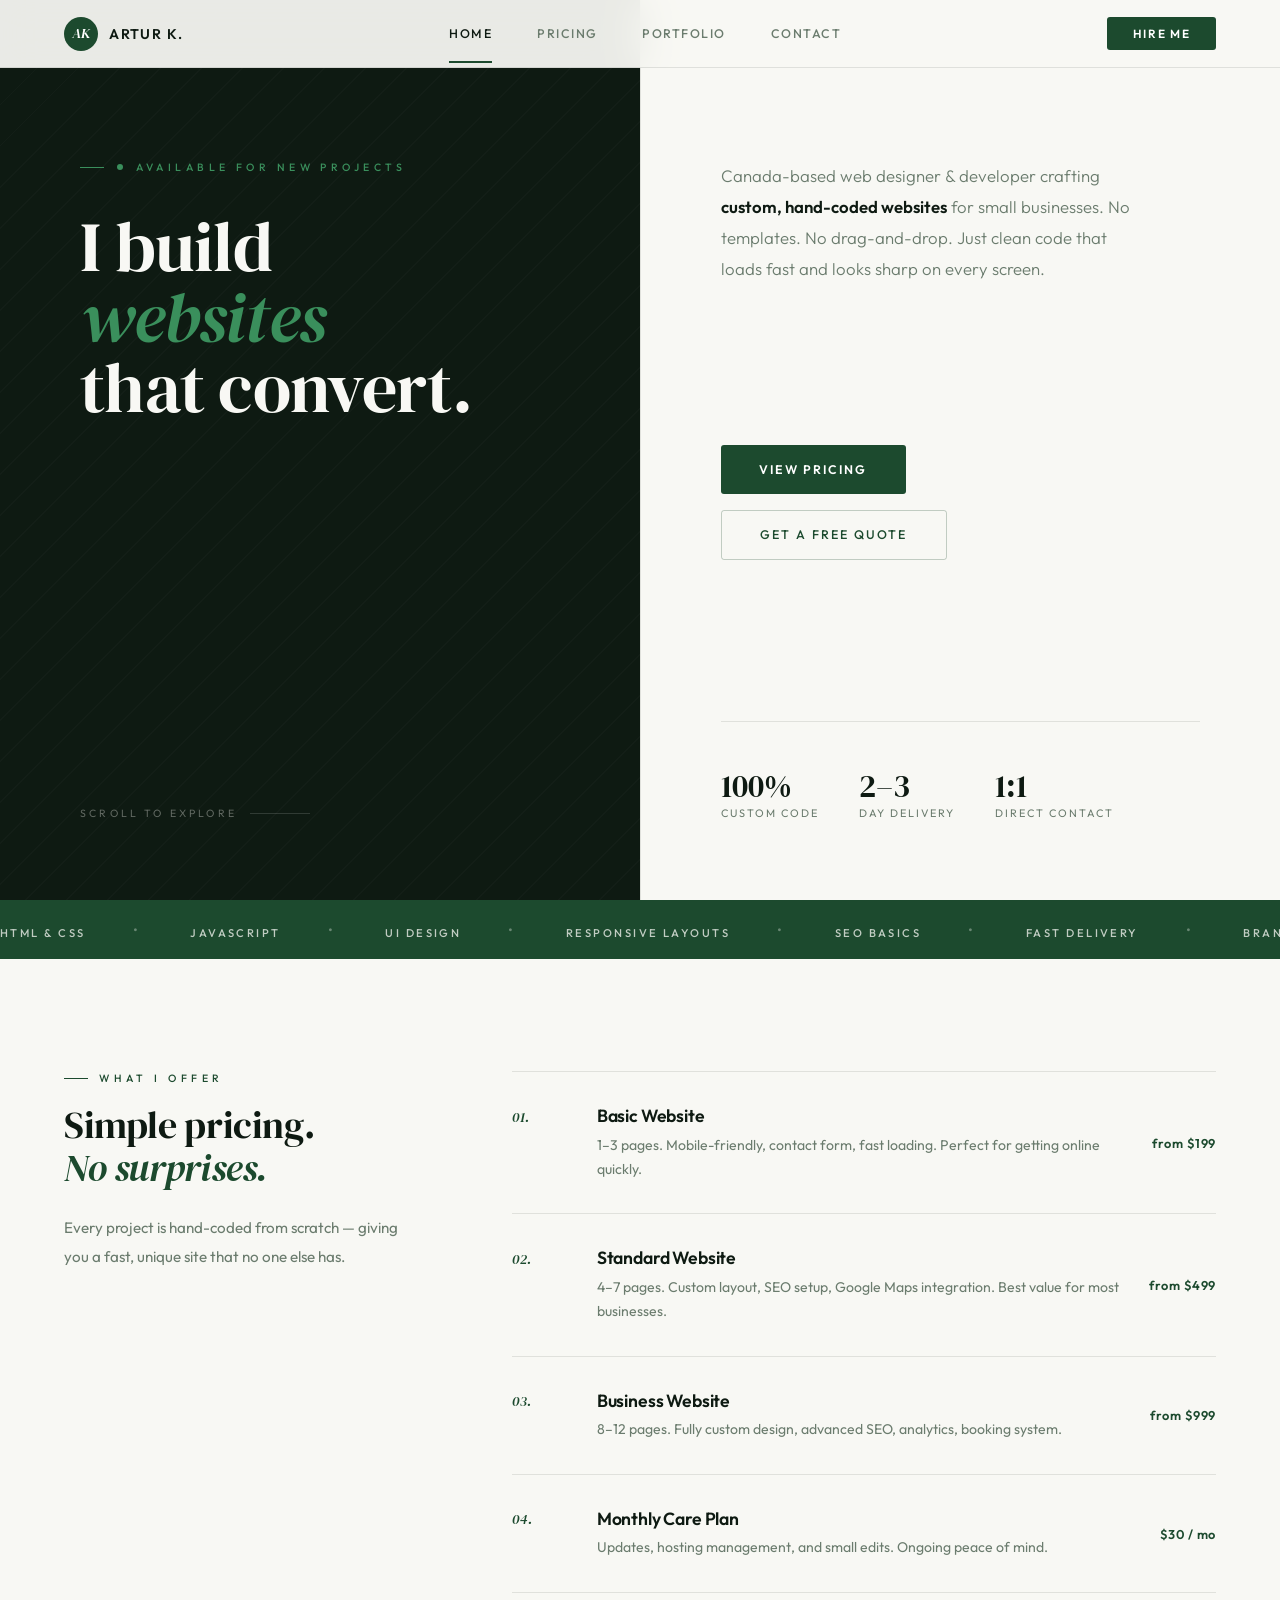
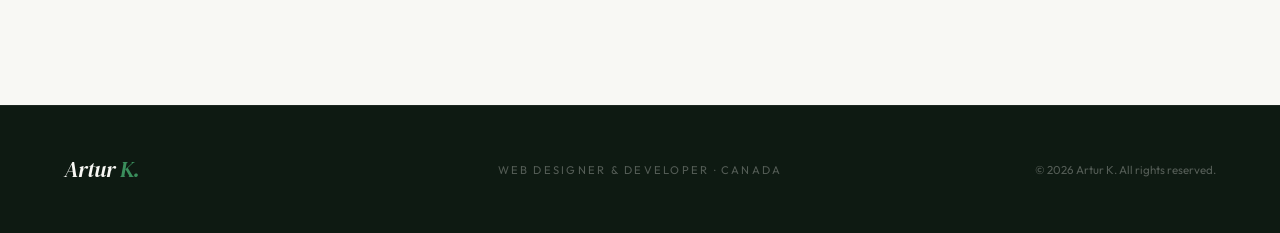
<file: index.html>
<!DOCTYPE html>
<html lang="en">
<head>
<meta charset="UTF-8">
<meta name="viewport" content="width=device-width, initial-scale=1.0">
<title>Artur K — Web Designer & Developer | Toronto, Canada</title>
<meta name="description" content="Artur K (Artur Kadykov) is a Toronto-based web designer and developer building custom hand-coded websites for small businesses across Canada. Starting from $199 CAD. Fast delivery, no templates, no Wix.">
<meta name="author" content="Artur Kadykov">
<meta name="keywords" content="Artur K, Artur Kad, Artur Kadykov, Artur Kadykovr, arturkadykov, artur k web designer, artur k developer, web designer Toronto, web developer Toronto, web designer Canada, web developer Canada, small business website Toronto, small business website Canada, custom website design Toronto, affordable web design Toronto, affordable web design Canada, hand coded website, cheap website Canada, cheap web design Toronto, freelance web designer Toronto, freelance web developer Canada, website from scratch, fast website delivery, mobile friendly website Canada, HTML CSS developer Toronto, JavaScript developer Toronto, local business website, restaurant website Toronto, contractor website Toronto, SEO web design Canada, professional website Canada">
<link rel="canonical" href="https://arturkadykov.com/">
<meta property="og:title" content="Artur K (Artur Kadykov) — Web Designer & Developer | Toronto, Canada">
<meta property="og:description" content="Custom hand-coded websites for small businesses. Modern, fast, and mobile-friendly. Starting from $199 CAD. Based in Toronto, serving all of Canada.">
<meta property="og:type" content="website">
<meta property="og:url" content="https://arturkadykov.com/">
<meta name="robots" content="index, follow">
<meta name="geo.region" content="CA-ON">
<meta name="geo.placename" content="Toronto, Ontario, Canada">
<script type="application/ld+json">
[
  {
    "@context": "https://schema.org",
    "@type": "WebSite",
    "name": "Artur K — Web Designer & Developer",
    "url": "https://arturkadykov.com",
    "description": "Custom hand-coded websites for small businesses in Canada. Starting from $199 CAD.",
    "inLanguage": "en-CA"
  },
  {
    "@context": "https://schema.org",
    "@type": "ProfessionalService",
    "name": "Artur K — Web Design",
    "alternateName": ["Artur Kadykov", "Artur Kad", "Artur K", "Artur Kadykovr", "arturkadykov"],
    "description": "Custom hand-coded websites for small businesses in Canada",
    "address": { "@type": "PostalAddress", "addressRegion": "ON", "addressCountry": "CA", "addressLocality": "Toronto" },
    "telephone": "+14168298653",
    "email": "arturkadykovr@gmail.com",
    "priceRange": "$199–$999 CAD",
    "url": "https://arturkadykov.com",
    "founder": {
      "@type": "Person",
      "name": "Artur Kadykov",
      "alternateName": ["Artur K", "Artur Kad", "Artur Kadykovr"],
      "jobTitle": "Web Designer & Developer",
      "email": "arturkadykovr@gmail.com",
      "telephone": "+14168298653",
      "address": { "@type": "PostalAddress", "addressLocality": "Toronto", "addressRegion": "ON", "addressCountry": "CA" },
      "url": "https://arturkadykov.com",
      "knowsAbout": ["Web Design", "Web Development", "HTML", "CSS", "JavaScript", "SEO", "UI Design", "Responsive Design"]
    },
    "sameAs": [],
    "areaServed": { "@type": "Country", "name": "Canada" },
    "hasOfferCatalog": {
      "@type": "OfferCatalog",
      "name": "Web Design Services",
      "itemListElement": [
        { "@type": "Offer", "name": "Basic Website", "price": "199", "priceCurrency": "CAD" },
        { "@type": "Offer", "name": "Standard Website", "price": "499", "priceCurrency": "CAD" },
        { "@type": "Offer", "name": "Business Website", "price": "999", "priceCurrency": "CAD" }
      ]
    }
  },
  {
    "@context": "https://schema.org",
    "@type": "ItemList",
    "name": "Site Navigation",
    "itemListElement": [
      {
        "@type": "SiteLinksSearchBox",
        "potentialAction": {
          "@type": "SearchAction",
          "target": "https://arturkadykov.com/?s={search_term_string}",
          "query-input": "required name=search_term_string"
        }
      }
    ]
  },
  {
    "@context": "https://schema.org",
    "@type": "BreadcrumbList",
    "itemListElement": [
      { "@type": "ListItem", "position": 1, "name": "Home",      "item": "https://arturkadykov.com/" },
      { "@type": "ListItem", "position": 2, "name": "Pricing",   "item": "https://arturkadykov.com/pricing.html" },
      { "@type": "ListItem", "position": 3, "name": "Portfolio", "item": "https://arturkadykov.com/portfolio.html" },
      { "@type": "ListItem", "position": 4, "name": "Contact",   "item": "https://arturkadykov.com/contact.html" }
    ]
  }
]
</script>
<link href="https://fonts.googleapis.com/css2?family=DM+Serif+Display:ital@0;1&family=Outfit:wght@300;400;500;600;700&display=swap" rel="stylesheet">
<link rel="stylesheet" href="styles.css">
<link rel="icon" type="image/jpeg" href="artur.jpg">
</head>
<body>


<nav>
  <a href="index.html" class="nav-logo">
    <div class="nav-logo-mark">AK</div>
    <span class="nav-logo-name">Artur K.</span>
  </a>
  <ul class="nav-links">
    <li><a href="index.html" class="active">Home</a></li>
    <li><a href="pricing.html">Pricing</a></li>
    <li><a href="portfolio.html">Portfolio</a></li>
    <li><a href="contact.html">Contact</a></li>
  </ul>
  <a href="contact.html" class="nav-hire">Hire Me</a>

  <button class="nav-hamburger" id="navHamburger" aria-label="Toggle menu"><span></span><span></span><span></span></button>
</nav>
<div class="mobile-nav-drawer" id="mobileNavDrawer">
  <ul class="mobile-nav-list">
    <li><a href="index.html" class="active">Home</a></li>
    <li><a href="pricing.html">Pricing</a></li>
    <li><a href="portfolio.html">Portfolio</a></li>
    <li><a href="contact.html">Contact</a></li>
  </ul>
  <a href="contact.html" class="mobile-nav-hire">Hire Me</a>
</div>

<section class="hero">
  <div class="hero-left">
    <div class="hero-left-content">
      <div class="hero-eyebrow"><div class="dot-pulse"></div> Available for new projects</div>
      <h1 class="hero-title">
        <span class="line"><span>I build</span></span>
        <span class="line"><span><em>websites</em></span></span>
        <span class="line"><span>that convert.</span></span>
      </h1>
    </div>
    <div class="hero-left-footer">
      <div class="hero-scroll">Scroll to explore</div>
    </div>
  </div>

  <div class="hero-right">
    <div>
      <p class="hero-desc">
        Canada-based web designer &amp; developer crafting <strong>custom, hand-coded websites</strong> for small businesses. No templates. No drag-and-drop. Just clean code that loads fast and looks sharp on every screen.
      </p>
    </div>
    <div class="hero-actions">
      <a href="pricing.html" class="btn-primary">View Pricing</a>
      <a href="contact.html" class="btn-ghost">Get a Free Quote</a>
    </div>
    <div class="hero-stats">
      <div class="h-stat">
        <span class="h-stat-n">100%</span>
        <span class="h-stat-l">Custom code</span>
      </div>
      <div class="h-stat">
        <span class="h-stat-n">2–3</span>
        <span class="h-stat-l">Day delivery</span>
      </div>
      <div class="h-stat">
        <span class="h-stat-n">1:1</span>
        <span class="h-stat-l">Direct contact</span>
      </div>
    </div>
  </div>
</section>

<div class="skills-strip">
  <div class="skills-track" aria-hidden="true">
    <span class="skill-tag">HTML &amp; CSS</span>
    <span class="skill-tag">JavaScript</span>
    <span class="skill-tag">UI Design</span>
    <span class="skill-tag">Responsive Layouts</span>
    <span class="skill-tag">SEO Basics</span>
    <span class="skill-tag">Fast Delivery</span>
    <span class="skill-tag">Branding</span>
    <span class="skill-tag">Hand-Coded</span>
    <span class="skill-tag">HTML &amp; CSS</span>
    <span class="skill-tag">JavaScript</span>
    <span class="skill-tag">UI Design</span>
    <span class="skill-tag">Responsive Layouts</span>
    <span class="skill-tag">SEO Basics</span>
    <span class="skill-tag">Fast Delivery</span>
    <span class="skill-tag">Branding</span>
    <span class="skill-tag">Hand-Coded</span>
  </div>
</div>

<section class="services">
  <div class="services-left">
    <span class="label">What I Offer</span>
    <h2>Simple pricing.<br><em>No surprises.</em></h2>
    <p>Every project is hand-coded from scratch — giving you a fast, unique site that no one else has.</p>
  </div>
  <div class="services-right">
    <div class="service-item reveal">
      <span class="service-num">01.</span>
      <div class="service-body">
        <h3>Basic Website</h3>
        <p>1–3 pages. Mobile-friendly, contact form, fast loading. Perfect for getting online quickly.</p>
      </div>
      <span class="service-price">from $199</span>
    </div>
    <div class="service-item reveal">
      <span class="service-num">02.</span>
      <div class="service-body">
        <h3>Standard Website</h3>
        <p>4–7 pages. Custom layout, SEO setup, Google Maps integration. Best value for most businesses.</p>
      </div>
      <span class="service-price">from $499</span>
    </div>
    <div class="service-item reveal">
      <span class="service-num">03.</span>
      <div class="service-body">
        <h3>Business Website</h3>
        <p>8–12 pages. Fully custom design, advanced SEO, analytics, booking system.</p>
      </div>
      <span class="service-price">from $999</span>
    </div>
    <div class="service-item reveal">
      <span class="service-num">04.</span>
      <div class="service-body">
        <h3>Monthly Care Plan</h3>
        <p>Updates, hosting management, and small edits. Ongoing peace of mind.</p>
      </div>
      <span class="service-price">$30 / mo</span>
    </div>
  </div>
</section>

<footer>
  <div class="footer-logo">Artur <span>K.</span></div>
  <div class="footer-mid">Web Designer &amp; Developer · Canada</div>
  <div class="footer-right">© 2026 Artur K. All rights reserved.</div>
</footer>

<script>
  // Scroll reveal
  const obs = new IntersectionObserver(entries => {
    entries.forEach((e, i) => {
      if (e.isIntersecting) {
        setTimeout(() => e.target.classList.add('in-view'), i * 80);
        obs.unobserve(e.target);
      }
    });
  }, { threshold: 0.1 });
  document.querySelectorAll('.reveal').forEach(el => obs.observe(el));
</script>

<script>
  // Hamburger menu
  const hamburger = document.getElementById('navHamburger');
  const drawer = document.getElementById('mobileNavDrawer');
  if (hamburger && drawer) {
    hamburger.addEventListener('click', () => {
      const open = drawer.classList.toggle('open');
      hamburger.classList.toggle('open', open);
    });
    drawer.querySelectorAll('a').forEach(a => {
      a.addEventListener('click', () => {
        drawer.classList.remove('open');
        hamburger.classList.remove('open');
      });
    });
  }
</script>

</body>
</html>
</file>
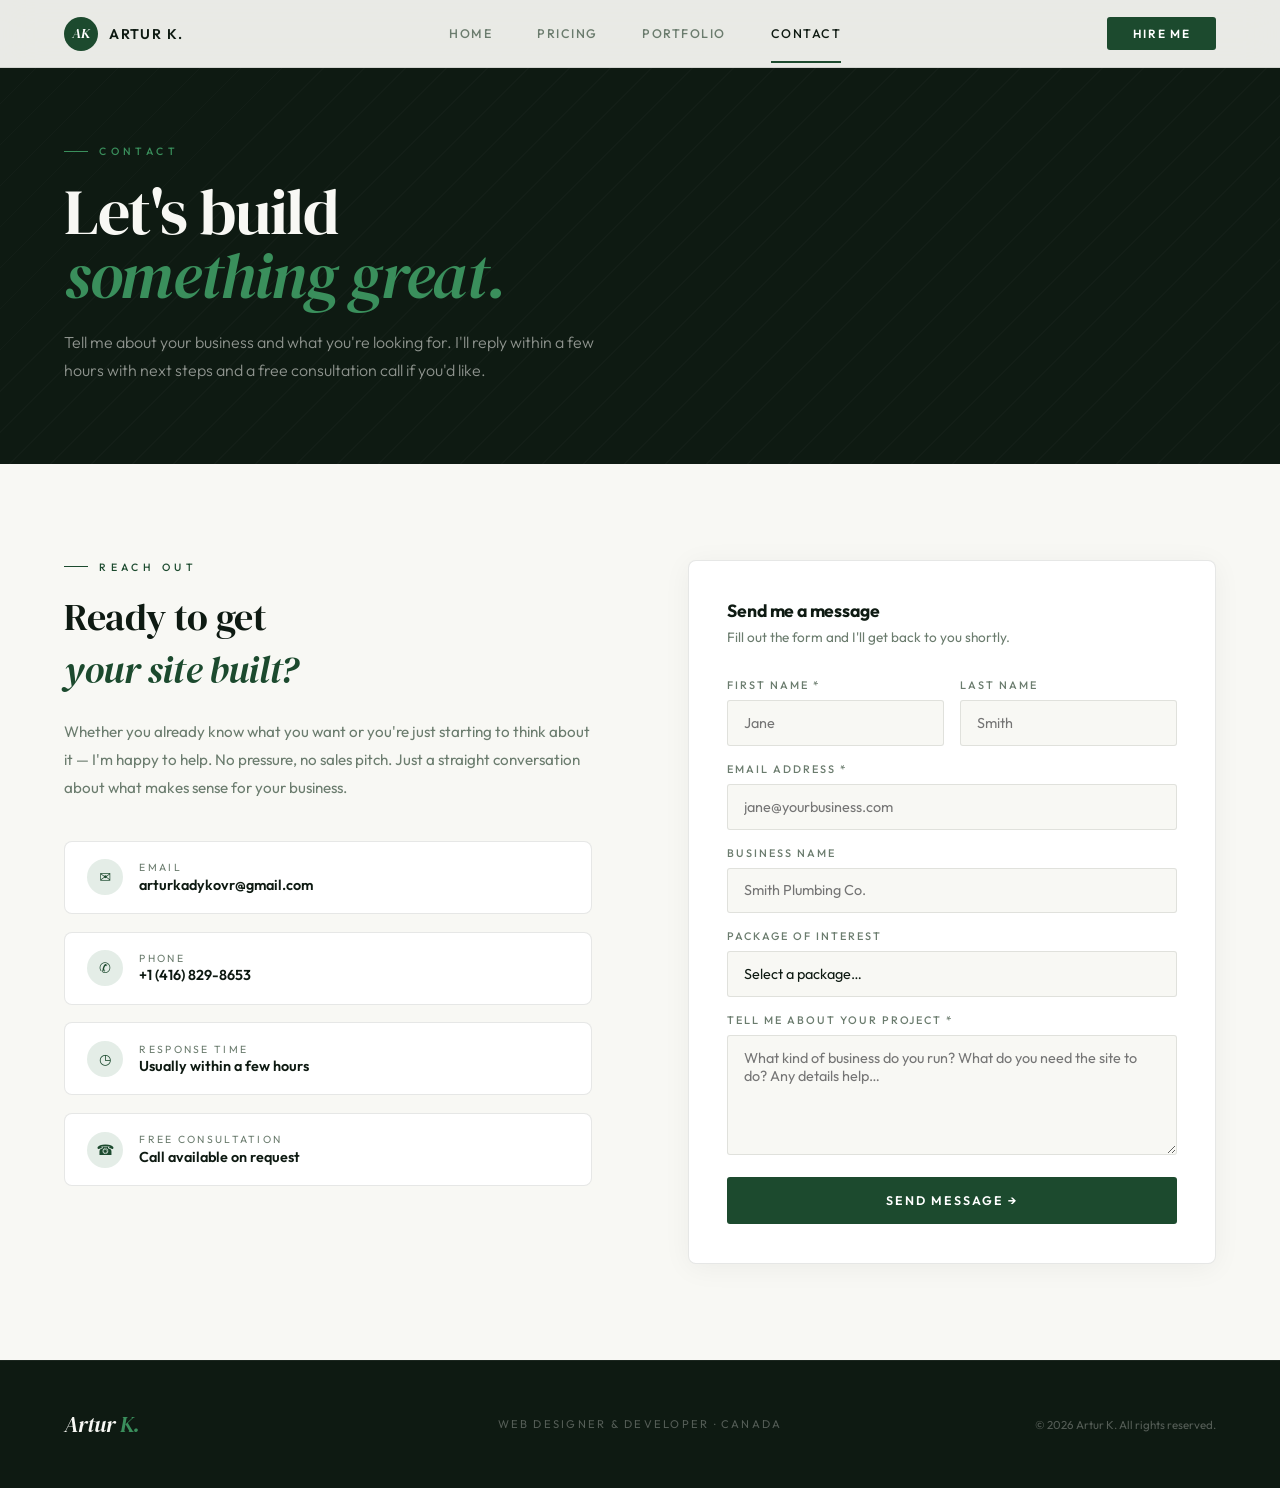
<file: contact.html>
<!DOCTYPE html>
<html lang="en">
<head>
<meta charset="UTF-8">
<meta name="viewport" content="width=device-width, initial-scale=1.0">
<title>Contact — Artur K | Web Designer & Developer</title>
<meta name="description" content="Get in touch with Artur K to start your website project. Free consultation, fast response.">
<link href="https://fonts.googleapis.com/css2?family=DM+Serif+Display:ital@0;1&family=Outfit:wght@300;400;500;600;700&display=swap" rel="stylesheet">
<link rel="stylesheet" href="styles.css">
<link rel="icon" type="image/jpeg" href="artur.jpg">
</head>
<body>


<nav>
  <a href="index.html" class="nav-logo">
    <div class="nav-logo-mark">AK</div>
    <span class="nav-logo-name">Artur K.</span>
  </a>
  <ul class="nav-links">
    <li><a href="index.html">Home</a></li>
    <li><a href="pricing.html">Pricing</a></li>
    <li><a href="portfolio.html">Portfolio</a></li>
    <li><a href="contact.html" class="active">Contact</a></li>
  </ul>
  <a href="contact.html" class="nav-hire">Hire Me</a>

  <button class="nav-hamburger" id="navHamburger" aria-label="Toggle menu"><span></span><span></span><span></span></button>
</nav>
<div class="mobile-nav-drawer" id="mobileNavDrawer">
  <ul class="mobile-nav-list">
    <li><a href="index.html">Home</a></li>
    <li><a href="pricing.html">Pricing</a></li>
    <li><a href="portfolio.html">Portfolio</a></li>
    <li><a href="contact.html" class="active">Contact</a></li>
  </ul>
  <a href="contact.html" class="mobile-nav-hire">Hire Me</a>
</div>

<div class="page-hero">
  <div class="page-hero-inner">
    <span class="label">Contact</span>
    <h1>Let's build<br><em>something great.</em></h1>
    <p>Tell me about your business and what you're looking for. I'll reply within a few hours with next steps and a free consultation call if you'd like.</p>
  </div>
</div>

<section class="contact-section">
  <div class="contact-left reveal">
    <span class="label">Reach Out</span>
    <h2>Ready to get<br><em>your site built?</em></h2>
    <p>Whether you already know what you want or you're just starting to think about it — I'm happy to help. No pressure, no sales pitch. Just a straight conversation about what makes sense for your business.</p>

    <div class="contact-details">
      <div class="contact-detail">
        <div class="detail-icon">✉</div>
        <div class="detail-body">
          <span class="detail-label">Email</span>
          <span class="detail-value">arturkadykovr@gmail.com</span>
        </div>
      </div>
      <div class="contact-detail">
        <div class="detail-icon">✆</div>
        <div class="detail-body">
          <span class="detail-label">Phone</span>
          <span class="detail-value">+1 (416) 829-8653</span>
        </div>
      </div>
      <div class="contact-detail">
        <div class="detail-icon">◷</div>
        <div class="detail-body">
          <span class="detail-label">Response time</span>
          <span class="detail-value">Usually within a few hours</span>
        </div>
      </div>
      <div class="contact-detail">
        <div class="detail-icon">☎</div>
        <div class="detail-body">
          <span class="detail-label">Free consultation</span>
          <span class="detail-value">Call available on request</span>
        </div>
      </div>
    </div>
  </div>

  <div class="contact-form-wrap reveal">
    <div id="form-area">
      <h3 class="form-title">Send me a message</h3>
      <p class="form-sub">Fill out the form and I'll get back to you shortly.</p>

      <!--
        FORMSPREE SETUP INSTRUCTIONS:
        1. Go to https://formspree.io and create a free account
        2. Create a new form — it will give you a unique endpoint like:
           https://formspree.io/f/YOUR_FORM_ID
        3. Replace YOUR_FORM_ID in the action attribute below with your actual ID
        4. Formspree will email you every submission directly to arturkadykovr@gmail.com
      -->
      <form
        id="contact-form"
        action="https://formspree.io/f/mreylaje"
        method="POST"
      >
        <div class="form-grid">
          <div class="form-group">
            <label for="fname">First Name *</label>
            <input type="text" id="fname" name="first_name" placeholder="Jane" required>
          </div>
          <div class="form-group">
            <label for="lname">Last Name</label>
            <input type="text" id="lname" name="last_name" placeholder="Smith">
          </div>
          <div class="form-group full">
            <label for="email">Email Address *</label>
            <input type="email" id="email" name="email" placeholder="jane@yourbusiness.com" required>
          </div>
          <div class="form-group full">
            <label for="business">Business Name</label>
            <input type="text" id="business" name="business_name" placeholder="Smith Plumbing Co.">
          </div>
          <div class="form-group full">
            <label for="package">Package of Interest</label>
            <select id="package" name="package">
              <option value="" disabled selected>Select a package…</option>
              <option value="basic">Basic Website — $199 CAD</option>
              <option value="standard">Standard Website — $499 CAD</option>
              <option value="business">Business Website — $999 CAD</option>
              <option value="unsure">Not sure yet</option>
            </select>
          </div>
          <div class="form-group full">
            <label for="message">Tell me about your project *</label>
            <textarea id="message" name="message" placeholder="What kind of business do you run? What do you need the site to do? Any details help…" required></textarea>
          </div>
          <!-- Honeypot anti-spam -->
          <input type="text" name="_gotcha" style="display:none">
          <input type="hidden" name="_subject" value="New website enquiry from arturkadykov.com">
        </div>
        <button type="submit" class="form-submit" id="submit-btn">Send Message →</button>
      </form>
    </div>

    <div class="form-success" id="form-success">
      <div class="check">✦</div>
      <h3>Message sent!</h3>
      <p>Thanks for reaching out. I'll be in touch within a few hours.</p>
    </div>
  </div>
</section>

<footer>
  <div class="footer-logo">Artur <span>K.</span></div>
  <div class="footer-mid">Web Designer &amp; Developer · Canada</div>
  <div class="footer-right">© 2026 Artur K. All rights reserved.</div>
</footer>

<script>
  // Scroll reveal
  const obs = new IntersectionObserver(entries => {
    entries.forEach(e => {
      if (e.isIntersecting) { e.target.classList.add('in-view'); obs.unobserve(e.target); }
    });
  }, { threshold: 0.1 });
  document.querySelectorAll('.reveal').forEach(el => obs.observe(el));

  // Form submission with Formspree AJAX
  const form = document.getElementById('contact-form');
  const btn = document.getElementById('submit-btn');
  const formArea = document.getElementById('form-area');
  const successMsg = document.getElementById('form-success');

  form.addEventListener('submit', async e => {
    e.preventDefault();
    btn.textContent = 'Sending…';
    btn.disabled = true;

    try {
      const res = await fetch(form.action, {
        method: 'POST',
        body: new FormData(form),
        headers: { 'Accept': 'application/json' }
      });

      if (res.ok) {
        formArea.style.display = 'none';
        successMsg.style.display = 'block';
      } else {
        btn.textContent = 'Something went wrong — try emailing directly.';
        btn.disabled = false;
      }
    } catch {
      btn.textContent = 'Network error — please email me directly.';
      btn.disabled = false;
    }
  });
</script>

<script>
  // Hamburger menu
  const hamburger = document.getElementById('navHamburger');
  const drawer = document.getElementById('mobileNavDrawer');
  if (hamburger && drawer) {
    hamburger.addEventListener('click', () => {
      const open = drawer.classList.toggle('open');
      hamburger.classList.toggle('open', open);
    });
    drawer.querySelectorAll('a').forEach(a => {
      a.addEventListener('click', () => {
        drawer.classList.remove('open');
        hamburger.classList.remove('open');
      });
    });
  }
</script>

</body>
</html>
</file>
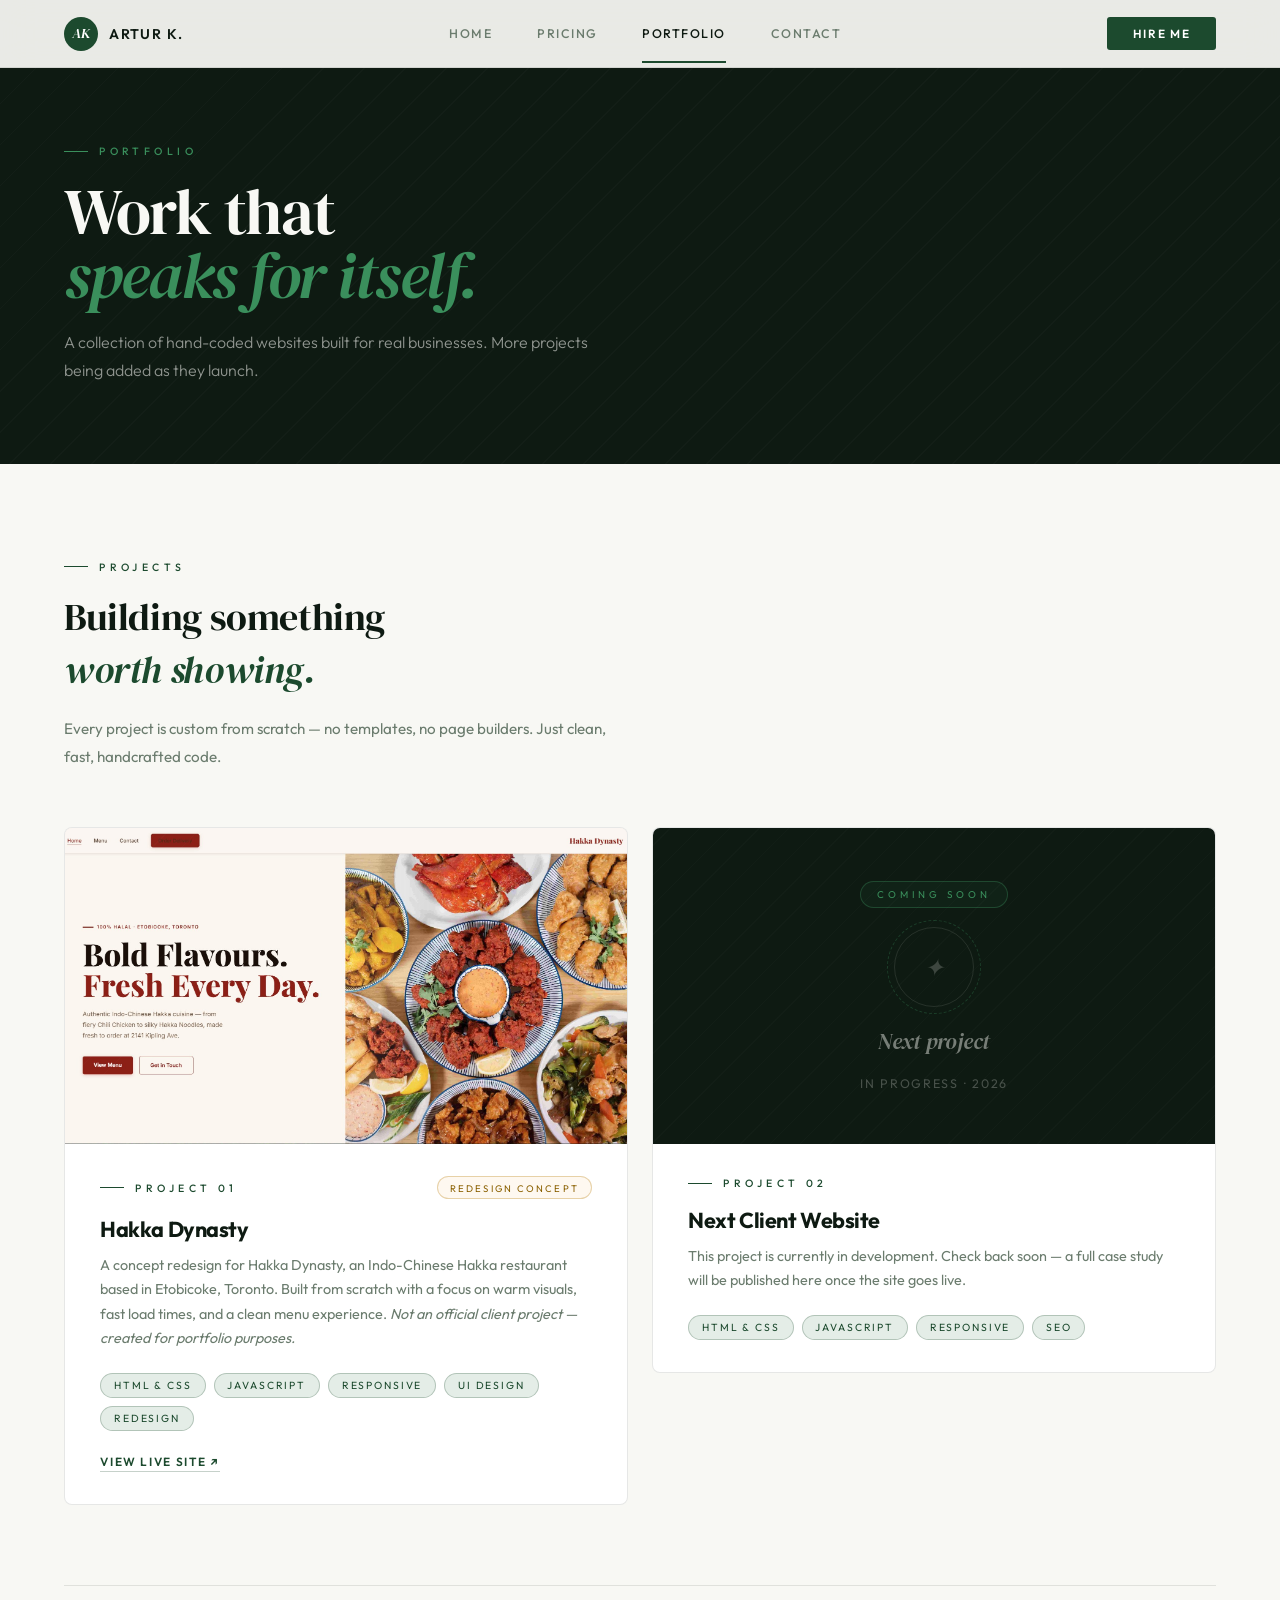
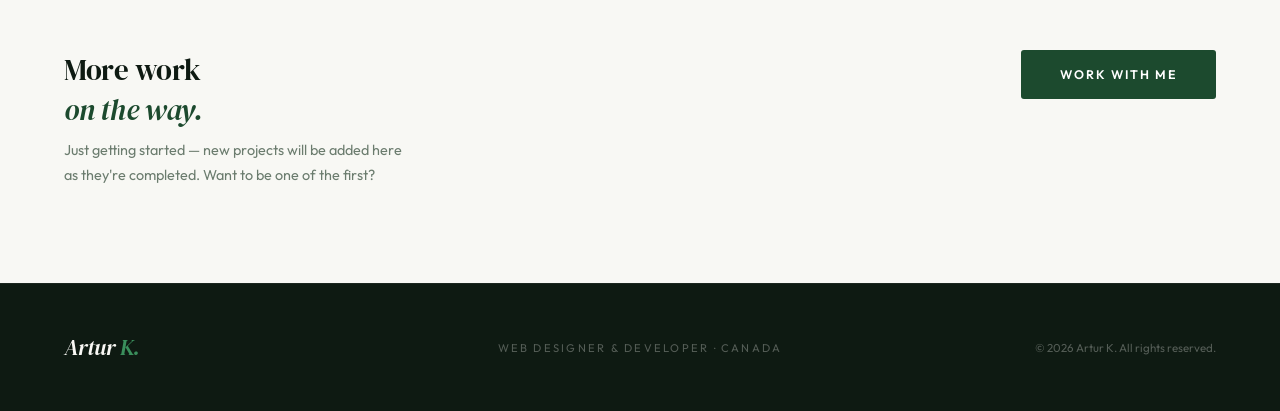
<file: portfolio.html>
<!DOCTYPE html>
<html lang="en">
<head>
<meta charset="UTF-8">
<meta name="viewport" content="width=device-width, initial-scale=1.0">
<title>Portfolio — Artur K | Web Designer & Developer</title>
<meta name="description" content="Portfolio of Artur K — custom hand-coded websites for small businesses across Canada.">
<link href="https://fonts.googleapis.com/css2?family=DM+Serif+Display:ital@0;1&family=Outfit:wght@300;400;500;600;700&display=swap" rel="stylesheet">
<link rel="stylesheet" href="styles.css">
<link rel="icon" type="image/jpeg" href="artur.jpg">
<style>
  /* Portfolio-specific extras */
  .portfolio-intro {
    max-width: 560px; margin-bottom: 3.5rem;
  }
  .portfolio-intro h2 {
    font-family: 'DM Serif Display', serif;
    font-size: clamp(2rem, 3vw, 3rem); font-weight: 400;
    letter-spacing: -0.01em; margin: 1rem 0 1.2rem;
  }
  .portfolio-intro h2 em { font-style: italic; color: var(--accent); }
  .portfolio-intro p { font-size: 0.95rem; line-height: 1.85; color: var(--muted); }

  .project-card-single {
    border: 1px solid var(--border); border-radius: var(--radius-lg);
    overflow: hidden; background: #fff;
    opacity: 0; transform: translateY(16px);
    transition: opacity 0.65s ease, transform 0.65s ease, box-shadow 0.25s;
  }
  .project-card-single.in-view { opacity: 1; transform: translateY(0); }
  .project-card-single:hover { box-shadow: 0 20px 60px rgba(14,26,18,0.10); }

  .project-thumb-single {
    width: 100%; aspect-ratio: 16/9;
    background: var(--bg-dark);
    display: flex; align-items: center; justify-content: center;
    position: relative; overflow: hidden;
  }
  .project-thumb-single::before {
    content: '';
    position: absolute; inset: 0;
    background-image: repeating-linear-gradient(
      -45deg, transparent, transparent 20px,
      rgba(255,255,255,0.014) 20px, rgba(255,255,255,0.014) 21px
    );
  }
  .coming-soon-content {
    position: relative; z-index: 1;
    display: flex; flex-direction: column; align-items: center; gap: 1.2rem;
    text-align: center;
  }
  .cs-badge {
    font-size: 0.62rem; letter-spacing: 0.38em; text-transform: uppercase;
    color: var(--accent-bright); border: 1px solid rgba(58,143,92,0.35);
    padding: 0.38rem 1rem; border-radius: 999px;
    background: rgba(58,143,92,0.08);
    animation: csFloat 3s ease-in-out infinite;
  }
  @keyframes csFloat {
    0%, 100% { transform: translateY(0); }
    50% { transform: translateY(-5px); }
  }
  .cs-ring {
    width: 80px; height: 80px; border-radius: 50%;
    border: 1px solid rgba(248,248,244,0.1);
    display: flex; align-items: center; justify-content: center;
    position: relative;
  }
  .cs-ring::before {
    content: ''; position: absolute; inset: -8px; border-radius: 50%;
    border: 1px dashed rgba(58,143,92,0.3);
    animation: ringRotate 12s linear infinite;
  }
  @keyframes ringRotate { to { transform: rotate(360deg); } }
  .cs-ring-inner {
    font-family: 'DM Serif Display', serif; font-style: italic;
    font-size: 1.5rem; color: rgba(248,248,244,0.2);
  }
  .cs-title {
    font-family: 'DM Serif Display', serif; font-style: italic;
    font-size: 1.4rem; color: rgba(248,248,244,0.45);
    letter-spacing: -0.01em;
  }
  .cs-sub {
    font-size: 0.78rem; color: rgba(248,248,244,0.25);
    letter-spacing: 0.14em; text-transform: uppercase;
  }

  .project-info-single { padding: 2rem 2.2rem; }
  .project-info-single .label { margin-bottom: 1rem; }
  .project-info-single h3 {
    font-size: 1.35rem; font-weight: 700; letter-spacing: -0.02em; margin-bottom: 0.6rem;
  }
  .project-info-single p { font-size: 0.9rem; color: var(--muted); line-height: 1.7; margin-bottom: 1.4rem; }
  .project-tags { display: flex; flex-wrap: wrap; gap: 0.5rem; }
  .project-tag {
    font-size: 0.65rem; letter-spacing: 0.18em; text-transform: uppercase;
    padding: 0.32rem 0.8rem; border-radius: 999px;
    border: 1px solid var(--border-green); color: var(--accent);
    background: var(--accent-light);
  }

  /* Hakka screenshot thumb */
  .project-thumb-live {
    display: block; text-decoration: none; position: relative;
    background: #f5ede4;
  }
  .project-thumb-live .project-thumb-overlay {
    position: absolute; inset: 0; z-index: 3;
    background: rgba(20,5,0,0.52);
    display: flex; align-items: center; justify-content: center;
    opacity: 0; transition: opacity 0.28s ease;
  }
  .project-thumb-live:hover .project-thumb-overlay { opacity: 1; }
  .thumb-view-label {
    font-size: 0.82rem; font-weight: 600; letter-spacing: 0.2em;
    text-transform: uppercase; color: #fff;
    border: 1px solid rgba(255,255,255,0.55); padding: 0.65rem 1.5rem;
    border-radius: 3px;
  }
  .hakka-screenshot {
    width: 100%; height: 100%; object-fit: cover; object-position: top center;
    display: block;
  }

  /* Project header row */
  .project-header-row {
    display: flex; align-items: center; justify-content: space-between;
    margin-bottom: 1rem; flex-wrap: wrap; gap: 0.5rem;
  }
  .project-header-row .label { margin-bottom: 0; }
  .project-redesign-badge {
    font-size: 0.6rem; letter-spacing: 0.22em; text-transform: uppercase;
    padding: 0.28rem 0.75rem; border-radius: 999px;
    border: 1px solid rgba(180,120,0,0.3); color: #8a6000;
    background: rgba(232,160,64,0.08);
  }
  .project-live-link {
    display: inline-block; margin-top: 1.4rem;
    font-size: 0.74rem; font-weight: 600; letter-spacing: 0.14em;
    text-transform: uppercase; color: var(--accent);
    text-decoration: none; border-bottom: 1px solid var(--border-green);
    padding-bottom: 0.15rem;
    transition: color 0.2s, border-color 0.2s;
  }
  .project-live-link:hover { color: var(--accent-mid); border-color: var(--accent-mid); }

  /* Side-by-side project cards */
  .projects-grid {
    display: grid;
    grid-template-columns: 1fr 1fr;
    gap: 1.5rem;
    align-items: start;
    margin-bottom: 0;
    width: 100%;
  }
  .projects-grid .project-card-single {
    max-width: none;
    width: 100%;
  }
  @media (max-width: 860px) {
    .projects-grid { grid-template-columns: 1fr; }
  }

  .more-coming {
    margin-top: 5rem; padding-top: 4rem; border-top: 1px solid var(--border);
    display: flex; align-items: center; justify-content: space-between; gap: 2rem; flex-wrap: wrap;
  }
  .more-coming h3 {
    font-family: 'DM Serif Display', serif; font-size: 1.8rem; font-weight: 400;
    letter-spacing: -0.01em;
  }
  .more-coming h3 em { font-style: italic; color: var(--accent); }
  .more-coming p { font-size: 0.9rem; color: var(--muted); margin-top: 0.5rem; max-width: 38ch; line-height: 1.7; }
</style>
</head>
<body>


<nav>
  <a href="index.html" class="nav-logo">
    <div class="nav-logo-mark">AK</div>
    <span class="nav-logo-name">Artur K.</span>
  </a>
  <ul class="nav-links">
    <li><a href="index.html">Home</a></li>
    <li><a href="pricing.html">Pricing</a></li>
    <li><a href="portfolio.html" class="active">Portfolio</a></li>
    <li><a href="contact.html">Contact</a></li>
  </ul>
  <a href="contact.html" class="nav-hire">Hire Me</a>

  <button class="nav-hamburger" id="navHamburger" aria-label="Toggle menu"><span></span><span></span><span></span></button>
</nav>
<div class="mobile-nav-drawer" id="mobileNavDrawer">
  <ul class="mobile-nav-list">
    <li><a href="index.html">Home</a></li>
    <li><a href="pricing.html">Pricing</a></li>
    <li><a href="portfolio.html" class="active">Portfolio</a></li>
    <li><a href="contact.html">Contact</a></li>
  </ul>
  <a href="contact.html" class="mobile-nav-hire">Hire Me</a>
</div>

<div class="page-hero">
  <div class="page-hero-inner">
    <span class="label">Portfolio</span>
    <h1>Work that<br><em>speaks for itself.</em></h1>
    <p>A collection of hand-coded websites built for real businesses. More projects being added as they launch.</p>
  </div>
</div>

<section class="portfolio-section">
  <div class="portfolio-intro reveal">
    <span class="label">Projects</span>
    <h2>Building something<br><em>worth showing.</em></h2>
    <p>Every project is custom from scratch — no templates, no page builders. Just clean, fast, handcrafted code.</p>
  </div>

  <div class="projects-grid">
  <div class="project-card-single reveal">
    <a href="https://hakkadynasty.netlify.app" target="_blank" rel="noopener" class="project-thumb-single project-thumb-live" aria-label="View Hakka Dynasty site">
      <div class="project-thumb-overlay">
        <span class="thumb-view-label">View Live ↗</span>
      </div>
      <img src="hakka-preview.png" alt="Hakka Dynasty website screenshot" class="hakka-screenshot">
    </a>
    <div class="project-info-single">
      <div class="project-header-row">
        <span class="label">Project 01</span>
        <span class="project-redesign-badge">Redesign Concept</span>
      </div>
      <h3>Hakka Dynasty</h3>
      <p>A concept redesign for Hakka Dynasty, an Indo-Chinese Hakka restaurant based in Etobicoke, Toronto. Built from scratch with a focus on warm visuals, fast load times, and a clean menu experience. <em>Not an official client project — created for portfolio purposes.</em></p>
      <div class="project-tags">
        <span class="project-tag">HTML & CSS</span>
        <span class="project-tag">JavaScript</span>
        <span class="project-tag">Responsive</span>
        <span class="project-tag">UI Design</span>
        <span class="project-tag">Redesign</span>
      </div>
      <a href="https://hakkadynasty.netlify.app" target="_blank" rel="noopener" class="project-live-link">View Live Site ↗</a>
    </div>
  </div>

  <div class="project-card-single reveal">
    <div class="project-thumb-single">
      <div class="coming-soon-content">
        <div class="cs-badge">Coming Soon</div>
        <div class="cs-ring">
          <div class="cs-ring-inner">✦</div>
        </div>
        <div class="cs-title">Next project</div>
        <div class="cs-sub">In progress · 2026</div>
      </div>
    </div>
    <div class="project-info-single">
      <span class="label">Project 02</span>
      <h3>Next Client Website</h3>
      <p>This project is currently in development. Check back soon — a full case study will be published here once the site goes live.</p>
      <div class="project-tags">
        <span class="project-tag">HTML & CSS</span>
        <span class="project-tag">JavaScript</span>
        <span class="project-tag">Responsive</span>
        <span class="project-tag">SEO</span>
      </div>
    </div>
  </div>

  </div>

    <div class="more-coming reveal">
    <div>
      <h3>More work<br><em>on the way.</em></h3>
      <p>Just getting started — new projects will be added here as they're completed. Want to be one of the first?</p>
    </div>
    <a href="contact.html" class="btn-primary">Work With Me</a>
  </div>
</section>

<footer>
  <div class="footer-logo">Artur <span>K.</span></div>
  <div class="footer-mid">Web Designer &amp; Developer · Canada</div>
  <div class="footer-right">© 2026 Artur K. All rights reserved.</div>
</footer>

<script>
  const obs = new IntersectionObserver(entries => {
    entries.forEach(e => {
      if (e.isIntersecting) { e.target.classList.add('in-view'); obs.unobserve(e.target); }
    });
  }, { threshold: 0.1 });
  document.querySelectorAll('.reveal, .project-card-single').forEach(el => obs.observe(el));
</script>

<script>
  // Hamburger menu
  const hamburger = document.getElementById('navHamburger');
  const drawer = document.getElementById('mobileNavDrawer');
  if (hamburger && drawer) {
    hamburger.addEventListener('click', () => {
      const open = drawer.classList.toggle('open');
      hamburger.classList.toggle('open', open);
    });
    drawer.querySelectorAll('a').forEach(a => {
      a.addEventListener('click', () => {
        drawer.classList.remove('open');
        hamburger.classList.remove('open');
      });
    });
  }
</script>

</body>
</html>
</file>
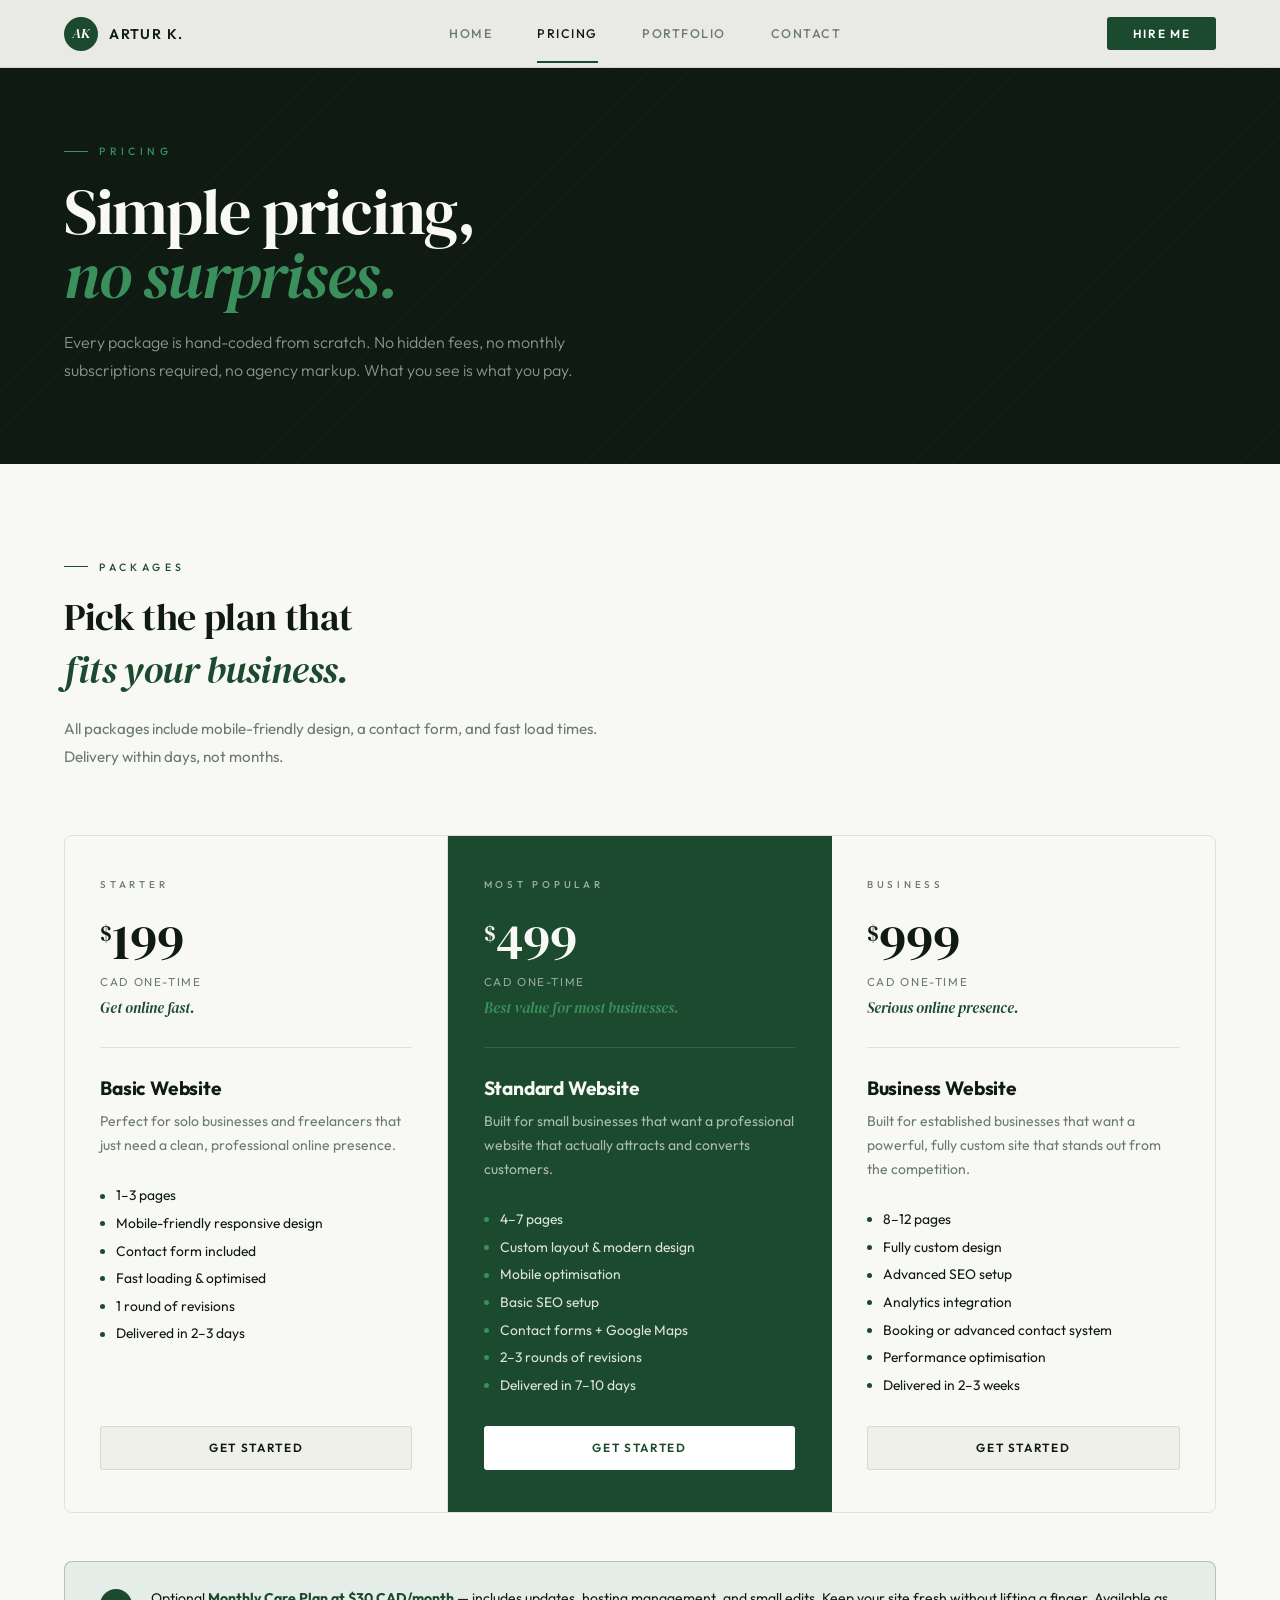
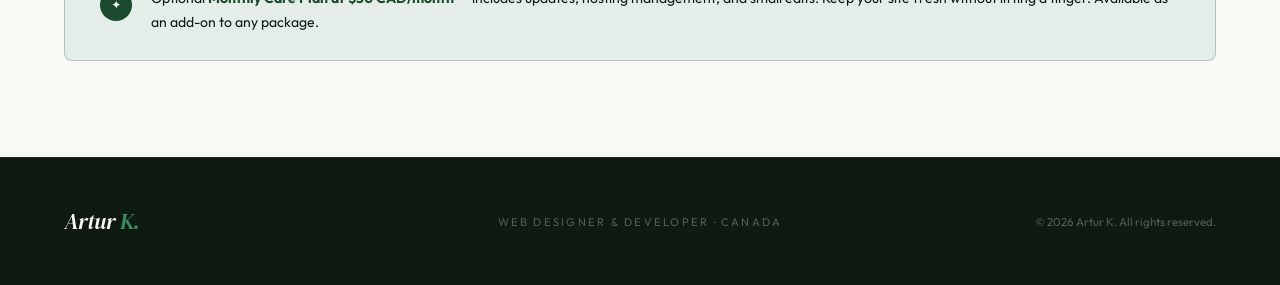
<file: pricing.html>
<!DOCTYPE html>
<html lang="en">
<head>
<meta charset="UTF-8">
<meta name="viewport" content="width=device-width, initial-scale=1.0">
<title>Pricing — Artur Kadykov | Web Designer & Developer Toronto</title>
<meta name="description" content="Simple, transparent pricing by Artur Kadykov (Artur K) — custom hand-coded websites for Canadian small businesses. Basic from $199, Standard from $499, Business from $999 CAD. No hidden fees.">
<meta name="keywords" content="Artur K pricing, Artur Kadykov web design pricing, website cost Canada, how much does a website cost Toronto, affordable web design pricing Canada, web design packages Toronto, small business website cost, cheap website design Canada, web developer rates Toronto">
<meta name="robots" content="index, follow">
<link href="https://fonts.googleapis.com/css2?family=DM+Serif+Display:ital@0;1&family=Outfit:wght@300;400;500;600;700&display=swap" rel="stylesheet">
<link rel="stylesheet" href="styles.css">
<link rel="icon" type="image/jpeg" href="artur.jpg">
</head>
<body>


<nav>
  <a href="index.html" class="nav-logo">
    <div class="nav-logo-mark">AK</div>
    <span class="nav-logo-name">Artur K.</span>
  </a>
  <ul class="nav-links">
    <li><a href="index.html">Home</a></li>
    <li><a href="pricing.html" class="active">Pricing</a></li>
    <li><a href="portfolio.html">Portfolio</a></li>
    <li><a href="contact.html">Contact</a></li>
  </ul>
  <a href="contact.html" class="nav-hire">Hire Me</a>

  <button class="nav-hamburger" id="navHamburger" aria-label="Toggle menu"><span></span><span></span><span></span></button>
</nav>
<div class="mobile-nav-drawer" id="mobileNavDrawer">
  <ul class="mobile-nav-list">
    <li><a href="index.html">Home</a></li>
    <li><a href="pricing.html" class="active">Pricing</a></li>
    <li><a href="portfolio.html">Portfolio</a></li>
    <li><a href="contact.html">Contact</a></li>
  </ul>
  <a href="contact.html" class="mobile-nav-hire">Hire Me</a>
</div>

<div class="page-hero">
  <div class="page-hero-inner">
    <span class="label">Pricing</span>
    <h1>Simple pricing,<br><em>no surprises.</em></h1>
    <p>Every package is hand-coded from scratch. No hidden fees, no monthly subscriptions required, no agency markup. What you see is what you pay.</p>
  </div>
</div>

<section class="pricing-section">
  <div class="pricing-intro reveal">
    <span class="label">Packages</span>
    <h2>Pick the plan that<br><em>fits your business.</em></h2>
    <p>All packages include mobile-friendly design, a contact form, and fast load times. Delivery within days, not months.</p>
  </div>

  <div class="pricing-grid">

    <div class="price-card reveal" data-delay="0">
      <div class="card-tier">Starter</div>
      <div class="card-price"><sup>$</sup>199</div>
      <div class="card-currency">CAD one-time</div>
      <div class="card-tagline">Get online fast.</div>
      <div class="card-divider"></div>
      <div class="card-name">Basic Website</div>
      <p class="card-desc">Perfect for solo businesses and freelancers that just need a clean, professional online presence.</p>
      <ul class="card-list">
        <li>1–3 pages</li>
        <li>Mobile-friendly responsive design</li>
        <li>Contact form included</li>
        <li>Fast loading &amp; optimised</li>
        <li>1 round of revisions</li>
        <li>Delivered in 2–3 days</li>
      </ul>
      <a href="contact.html" class="card-btn">Get Started</a>
    </div>

    <div class="price-card featured reveal" data-delay="80">
      <div class="card-tier">Most Popular</div>
      <div class="card-price"><sup>$</sup>499</div>
      <div class="card-currency">CAD one-time</div>
      <div class="card-tagline">Best value for most businesses.</div>
      <div class="card-divider"></div>
      <div class="card-name">Standard Website</div>
      <p class="card-desc">Built for small businesses that want a professional website that actually attracts and converts customers.</p>
      <ul class="card-list">
        <li>4–7 pages</li>
        <li>Custom layout &amp; modern design</li>
        <li>Mobile optimisation</li>
        <li>Basic SEO setup</li>
        <li>Contact forms + Google Maps</li>
        <li>2–3 rounds of revisions</li>
        <li>Delivered in 7–10 days</li>
      </ul>
      <a href="contact.html" class="card-btn">Get Started</a>
    </div>

    <div class="price-card reveal" data-delay="160">
      <div class="card-tier">Business</div>
      <div class="card-price"><sup>$</sup>999</div>
      <div class="card-currency">CAD one-time</div>
      <div class="card-tagline">Serious online presence.</div>
      <div class="card-divider"></div>
      <div class="card-name">Business Website</div>
      <p class="card-desc">Built for established businesses that want a powerful, fully custom site that stands out from the competition.</p>
      <ul class="card-list">
        <li>8–12 pages</li>
        <li>Fully custom design</li>
        <li>Advanced SEO setup</li>
        <li>Analytics integration</li>
        <li>Booking or advanced contact system</li>
        <li>Performance optimisation</li>
        <li>Delivered in 2–3 weeks</li>
      </ul>
      <a href="contact.html" class="card-btn">Get Started</a>
    </div>

  </div>

  <div class="pricing-note-box reveal">
    <div class="note-icon">✦</div>
    <p>Optional <strong>Monthly Care Plan at $30 CAD/month</strong> — includes updates, hosting management, and small edits. Keep your site fresh without lifting a finger. Available as an add-on to any package.</p>
  </div>
</section>

<footer>
  <div class="footer-logo">Artur <span>K.</span></div>
  <div class="footer-mid">Web Designer &amp; Developer · Canada</div>
  <div class="footer-right">© 2026 Artur K. All rights reserved.</div>
</footer>

<script>
  const obs = new IntersectionObserver(entries => {
    entries.forEach(e => {
      if (e.isIntersecting) {
        const delay = e.target.dataset.delay || 0;
        setTimeout(() => e.target.classList.add('in-view'), +delay);
        obs.unobserve(e.target);
      }
    });
  }, { threshold: 0.1 });
  document.querySelectorAll('.reveal, .price-card').forEach(el => obs.observe(el));
</script>

<script>
  // Hamburger menu
  const hamburger = document.getElementById('navHamburger');
  const drawer = document.getElementById('mobileNavDrawer');
  if (hamburger && drawer) {
    hamburger.addEventListener('click', () => {
      const open = drawer.classList.toggle('open');
      hamburger.classList.toggle('open', open);
    });
    drawer.querySelectorAll('a').forEach(a => {
      a.addEventListener('click', () => {
        drawer.classList.remove('open');
        hamburger.classList.remove('open');
      });
    });
  }
</script>

</body>
</html>
</file>
<file: styles.css>
@import url('https://fonts.googleapis.com/css2?family=DM+Serif+Display:ital@0;1&family=Outfit:wght@300;400;500;600;700&display=swap');

*, *::before, *::after { margin: 0; padding: 0; box-sizing: border-box; }

:root {
  --bg: #f8f8f4;
  --bg-alt: #f0f0ea;
  --bg-dark: #0e1a12;
  --bg-panel: #162119;
  --text: #0e1a12;
  --text-inv: #f8f8f4;
  --muted: #6b7c6e;
  --accent: #1c4a2e;
  --accent-mid: #2d6b47;
  --accent-bright: #3a8f5c;
  --accent-light: #e4ede7;
  --border: rgba(14,26,18,0.10);
  --border-green: rgba(28,74,46,0.25);
  --radius: 3px;
  --radius-lg: 8px;
}

html { scroll-behavior: smooth; }

body {
  background: var(--bg);
  color: var(--text);
  font-family: 'Outfit', system-ui, sans-serif;
  overflow-x: hidden;
  cursor: auto;
}

a, button, input, select, textarea, label { cursor: auto; }
a, button { cursor: pointer; }

/* ── CURSOR (disabled) ───────────────────── */
.cursor-dot, .cursor-ring { display: none; }

/* ── NAV ─────────────────────────────────── */
nav {
  position: fixed; top: 0; left: 0; right: 0; z-index: 200;
  display: flex; justify-content: space-between; align-items: center;
  padding: 0 4rem;
  height: 68px;
  background: rgba(248,248,244,0.94);
  backdrop-filter: blur(20px) saturate(160%);
  border-bottom: 1px solid var(--border);
}
.nav-logo {
  display: flex; align-items: center; gap: 0.7rem;
  text-decoration: none; color: var(--text);
}
.nav-logo-mark {
  width: 34px; height: 34px; border-radius: 50%;
  background: var(--accent); display: flex; align-items: center; justify-content: center;
  font-family: 'DM Serif Display', serif; font-size: 0.85rem; color: #fff; font-style: italic;
}
.nav-logo-name {
  font-size: 0.88rem; font-weight: 600; letter-spacing: 0.10em; text-transform: uppercase;
}
.nav-links {
  display: flex; gap: 0; list-style: none;
}
.nav-links a {
  display: block; padding: 0 1.4rem;
  color: var(--muted); text-decoration: none;
  font-size: 0.78rem; font-weight: 500; letter-spacing: 0.12em; text-transform: uppercase;
  transition: color 0.2s;
  position: relative;
}
.nav-links a::after {
  content: ''; position: absolute; bottom: -22px; left: 50%; right: 50%;
  height: 2px; background: var(--accent);
  transition: left 0.22s ease, right 0.22s ease;
}
.nav-links a:hover { color: var(--text); }
.nav-links a:hover::after,
.nav-links a.active::after { left: 1.4rem; right: 1.4rem; }
.nav-links a.active { color: var(--text); }
.nav-hire {
  background: var(--accent); color: #fff;
  padding: 0.55rem 1.6rem; text-decoration: none;
  font-size: 0.74rem; font-weight: 600; letter-spacing: 0.14em; text-transform: uppercase;
  border-radius: var(--radius);
  transition: background 0.2s, transform 0.15s;
}
.nav-hire:hover { background: var(--accent-mid); transform: translateY(-1px); }

/* ── SHARED LABEL ────────────────────────── */
.label {
  font-size: 0.66rem; letter-spacing: 0.42em; text-transform: uppercase;
  color: var(--accent); display: flex; align-items: center; gap: 0.7rem;
  font-weight: 500;
}
.label::before {
  content: ''; display: inline-block; width: 24px; height: 1px; background: var(--accent);
}

/* ── HERO ────────────────────────────────── */
.hero {
  min-height: 100vh;
  display: grid; grid-template-columns: 1fr 1fr;
  position: relative; overflow: hidden;
}
.hero-left {
  background: var(--bg-dark);
  padding: 10rem 5rem 5rem;
  display: flex; flex-direction: column; justify-content: space-between;
  position: relative; overflow: hidden;
  min-height: 100vh;
}
.hero-left::before {
  content: '';
  position: absolute; inset: 0;
  background-image: repeating-linear-gradient(
    -45deg,
    transparent,
    transparent 28px,
    rgba(255,255,255,0.018) 28px,
    rgba(255,255,255,0.018) 29px
  );
}
.hero-left-content { position: relative; z-index: 1; }
.hero-eyebrow {
  font-size: 0.66rem; letter-spacing: 0.42em; text-transform: uppercase;
  color: var(--accent-bright); display: flex; align-items: center; gap: 0.8rem;
  font-weight: 500; margin-bottom: 2.4rem;
  animation: fadeUp 0.7s ease 0.1s both;
}
.hero-eyebrow::before {
  content: ''; display: inline-block; width: 24px; height: 1px; background: var(--accent-bright);
}
.dot-pulse {
  width: 6px; height: 6px; border-radius: 50%; background: var(--accent-bright);
  animation: pulse 2s ease-out infinite;
}
@keyframes pulse {
  0% { box-shadow: 0 0 0 0 rgba(58,143,92,0.7); }
  100% { box-shadow: 0 0 0 12px rgba(58,143,92,0); }
}
.hero-title {
  font-family: 'DM Serif Display', serif;
  font-size: clamp(3.2rem, 5.5vw, 5.8rem);
  line-height: 1.0; color: var(--text-inv);
  font-weight: 400; letter-spacing: -0.01em;
}
.hero-title em { font-style: italic; color: var(--accent-bright); }
.hero-title .line { display: block; overflow: hidden; }
.hero-title .line span { display: block; animation: slideUp 0.75s cubic-bezier(0.16,1,0.3,1) both; }
.hero-title .line:nth-child(1) span { animation-delay: 0.2s; }
.hero-title .line:nth-child(2) span { animation-delay: 0.35s; }
.hero-title .line:nth-child(3) span { animation-delay: 0.5s; }
@keyframes slideUp {
  from { transform: translateY(105%); }
  to { transform: translateY(0); }
}
.hero-left-footer {
  position: relative; z-index: 1;
  animation: fadeUp 0.8s ease 0.9s both;
}
.hero-scroll {
  font-size: 0.66rem; letter-spacing: 0.3em; text-transform: uppercase;
  color: rgba(248,248,244,0.35);
  display: flex; align-items: center; gap: 0.8rem;
}
.hero-scroll::after {
  content: ''; flex: 1; height: 1px; background: rgba(248,248,244,0.15); max-width: 60px;
}

.hero-right {
  background: var(--bg);
  padding: 10rem 5rem 5rem;
  display: flex; flex-direction: column; justify-content: space-between;
  border-left: 1px solid var(--border);
  animation: fadeIn 0.8s ease 0.6s both;
}
.hero-desc {
  font-size: 1.05rem; line-height: 1.85; color: var(--muted);
  max-width: 38ch; font-weight: 300;
}
.hero-desc strong { color: var(--text); font-weight: 600; }
.hero-actions { display: flex; flex-direction: column; gap: 1rem; }
.btn-primary {
  display: inline-block; background: var(--accent); color: #fff;
  padding: 1.05rem 2.4rem; text-decoration: none;
  font-size: 0.78rem; font-weight: 600; letter-spacing: 0.16em; text-transform: uppercase;
  border-radius: var(--radius);
  transition: background 0.2s, transform 0.15s, box-shadow 0.2s;
  align-self: flex-start;
}
.btn-primary:hover { background: var(--accent-mid); transform: translateY(-2px); box-shadow: 0 12px 30px rgba(28,74,46,0.25); }
.btn-ghost {
  display: inline-block; border: 1px solid var(--border-green); color: var(--accent);
  padding: 1.05rem 2.4rem; text-decoration: none;
  font-size: 0.78rem; font-weight: 500; letter-spacing: 0.16em; text-transform: uppercase;
  border-radius: var(--radius);
  transition: background 0.2s, border-color 0.2s;
  align-self: flex-start;
}
.btn-ghost:hover { background: var(--accent-light); border-color: var(--accent); }

.hero-stats {
  display: flex; gap: 2.5rem; flex-wrap: wrap;
  padding-top: 3rem; border-top: 1px solid var(--border);
}
.h-stat { display: flex; flex-direction: column; gap: 0.25rem; }
.h-stat-n {
  font-family: 'DM Serif Display', serif; font-size: 2rem;
  color: var(--text); line-height: 1;
}
.h-stat-l {
  font-size: 0.68rem; letter-spacing: 0.18em; text-transform: uppercase; color: var(--muted);
}

/* ── SKILLS STRIP ────────────────────────── */
.skills-strip {
  background: var(--accent);
  padding: 1.1rem 0;
  overflow: hidden;
  width: 100%;
  white-space: nowrap;
}
.skills-track {
  display: inline-block;
  white-space: nowrap;
  animation: marquee 28s linear infinite;
  will-change: transform;
}
.skills-strip:hover .skills-track { animation-play-state: paused; }
@keyframes marquee {
  0%   { transform: translateX(0); }
  100% { transform: translateX(-50%); }
}
.skill-tag {
  display: inline-block;
  font-size: 0.7rem; letter-spacing: 0.22em; text-transform: uppercase;
  color: rgba(248,248,244,0.75); white-space: nowrap; font-weight: 500;
  margin-right: 3rem;
}
.skill-tag::after {
  content: '·';
  color: rgba(248,248,244,0.35);
  font-size: 1.2rem;
  margin-left: 3rem;
}

/* ── SERVICES SECTION ────────────────────── */
.services {
  padding: 7rem 4rem;
  display: grid; grid-template-columns: 1fr 2fr;
  gap: 6rem; align-items: start;
}
.services-left { position: sticky; top: 8rem; }
.services-left h2 {
  font-family: 'DM Serif Display', serif;
  font-size: clamp(2.4rem, 3vw, 3.4rem);
  line-height: 1.1; font-weight: 400; letter-spacing: -0.01em;
  margin: 1.2rem 0 1.6rem;
}
.services-left h2 em { font-style: italic; color: var(--accent); }
.services-left p { font-size: 0.95rem; line-height: 1.85; color: var(--muted); max-width: 34ch; }
.services-right { display: flex; flex-direction: column; gap: 0; }
.service-item {
  display: grid; grid-template-columns: 56px 1fr auto;
  gap: 1.8rem; align-items: center;
  padding: 2rem 0; border-bottom: 1px solid var(--border);
  transition: padding-left 0.25s ease;
  cursor: default;
}
.service-item:first-child { border-top: 1px solid var(--border); }
.service-item:hover { padding-left: 0.6rem; }
.service-num {
  font-family: 'DM Serif Display', serif; font-style: italic;
  font-size: 0.9rem; color: var(--accent); align-self: flex-start; margin-top: 0.15rem;
}
.service-body h3 { font-size: 1.1rem; font-weight: 600; letter-spacing: -0.01em; margin-bottom: 0.4rem; }
.service-body p { font-size: 0.88rem; color: var(--muted); line-height: 1.7; }
.service-price {
  font-size: 0.8rem; font-weight: 600; color: var(--accent);
  white-space: nowrap; letter-spacing: 0.04em;
}
.service-arrow {
  font-size: 1.2rem; color: var(--muted);
  transition: transform 0.2s, color 0.2s; display: none;
}
.service-item:hover .service-arrow { transform: translateX(4px); color: var(--accent); }

/* ── PAGE HEADER (inner pages) ───────────── */
.page-hero {
  padding: 9rem 4rem 5rem;
  background: var(--bg-dark);
  position: relative; overflow: hidden;
  min-height: 38vh; display: flex; flex-direction: column; justify-content: flex-end;
}
.page-hero::before {
  content: '';
  position: absolute; inset: 0;
  background-image: repeating-linear-gradient(
    -45deg,
    transparent, transparent 28px,
    rgba(255,255,255,0.018) 28px,
    rgba(255,255,255,0.018) 29px
  );
}
.page-hero-inner { position: relative; z-index: 1; }
.page-hero .label { color: var(--accent-bright); margin-bottom: 1.4rem; }
.page-hero .label::before { background: var(--accent-bright); }
.page-hero h1 {
  font-family: 'DM Serif Display', serif;
  font-size: clamp(2.8rem, 5vw, 5rem);
  color: var(--text-inv); font-weight: 400; line-height: 1.0;
  letter-spacing: -0.02em;
}
.page-hero h1 em { font-style: italic; color: var(--accent-bright); }
.page-hero p {
  font-size: 1rem; color: rgba(248,248,244,0.55); max-width: 50ch;
  line-height: 1.75; margin-top: 1.2rem; font-weight: 300;
}

/* ── PRICING PAGE ────────────────────────── */
.pricing-section { padding: 6rem 4rem; }
.pricing-intro {
  max-width: 560px; margin-bottom: 4rem;
}
.pricing-intro h2 {
  font-family: 'DM Serif Display', serif;
  font-size: clamp(2rem, 3vw, 3rem); font-weight: 400; letter-spacing: -0.01em;
  margin: 1rem 0 1.2rem;
}
.pricing-intro h2 em { font-style: italic; color: var(--accent); }
.pricing-intro p { font-size: 0.95rem; line-height: 1.85; color: var(--muted); }

.pricing-grid {
  display: grid; grid-template-columns: repeat(3, 1fr);
  border: 1px solid var(--border); border-radius: var(--radius-lg);
  overflow: hidden;
}
.price-card {
  padding: 2.6rem 2.2rem;
  border-right: 1px solid var(--border);
  display: flex; flex-direction: column; gap: 0;
  opacity: 0; transform: translateY(16px);
  transition: opacity 0.55s ease, transform 0.55s ease, background 0.2s;
}
.price-card.in-view { opacity: 1; transform: translateY(0); }
.price-card:last-child { border-right: none; }
.price-card:hover { background: var(--bg-alt); }
.price-card.featured {
  background: var(--accent); border-color: var(--accent);
}
.price-card.featured:hover { background: var(--accent-mid); }

.card-tier {
  font-size: 0.62rem; letter-spacing: 0.38em; text-transform: uppercase;
  color: var(--muted); font-weight: 500; margin-bottom: 1.6rem;
}
.featured .card-tier { color: rgba(248,248,244,0.6); }

.card-price {
  font-family: 'DM Serif Display', serif; font-size: 3.2rem;
  color: var(--text); line-height: 1; font-weight: 400;
  margin-bottom: 0.4rem;
}
.featured .card-price { color: var(--text-inv); }
.card-price sup { font-size: 1.4rem; vertical-align: super; }
.card-currency {
  font-size: 0.72rem; letter-spacing: 0.14em; text-transform: uppercase;
  color: var(--muted); margin-bottom: 0.5rem;
}
.featured .card-currency { color: rgba(248,248,244,0.55); }
.card-tagline {
  font-family: 'DM Serif Display', serif; font-style: italic;
  font-size: 0.95rem; color: var(--accent); margin-bottom: 1.8rem;
}
.featured .card-tagline { color: var(--accent-bright); }

.card-divider { height: 1px; background: var(--border); margin-bottom: 1.8rem; }
.featured .card-divider { background: rgba(248,248,244,0.12); }

.card-name { font-size: 1.2rem; font-weight: 700; letter-spacing: -0.01em; margin-bottom: 0.6rem; }
.featured .card-name { color: var(--text-inv); }
.card-desc { font-size: 0.875rem; color: var(--muted); line-height: 1.7; margin-bottom: 1.8rem; }
.featured .card-desc { color: rgba(248,248,244,0.65); }

.card-list { list-style: none; display: flex; flex-direction: column; gap: 0.6rem; flex: 1; margin-bottom: 2rem; }
.card-list li {
  font-size: 0.865rem; color: var(--text);
  display: flex; align-items: flex-start; gap: 0.7rem;
}
.featured .card-list li { color: rgba(248,248,244,0.88); }
.card-list li::before {
  content: ''; width: 5px; height: 5px; border-radius: 50%;
  background: var(--accent); flex-shrink: 0; margin-top: 0.45rem;
}
.featured .card-list li::before { background: var(--accent-bright); }

.card-btn {
  display: block; text-align: center; text-decoration: none;
  padding: 0.85rem 1.6rem; border-radius: var(--radius);
  font-size: 0.74rem; font-weight: 600; letter-spacing: 0.14em; text-transform: uppercase;
  background: var(--bg-alt); color: var(--text); border: 1px solid var(--border);
  transition: background 0.2s, color 0.2s, border-color 0.2s, transform 0.15s;
  margin-top: auto;
}
.card-btn:hover { background: var(--accent); color: #fff; border-color: var(--accent); transform: translateY(-1px); }
.featured .card-btn { background: #fff; color: var(--accent); border-color: transparent; }
.featured .card-btn:hover { background: var(--bg-alt); }

.pricing-note-box {
  margin-top: 3rem; padding: 1.6rem 2.2rem;
  border: 1px solid var(--border-green); border-radius: var(--radius-lg);
  background: var(--accent-light);
  display: flex; align-items: flex-start; gap: 1.2rem;
}
.pricing-note-box .note-icon {
  width: 32px; height: 32px; border-radius: 50%; background: var(--accent);
  display: flex; align-items: center; justify-content: center;
  color: #fff; font-size: 0.75rem; flex-shrink: 0; margin-top: 0.1rem;
}
.pricing-note-box p { font-size: 0.875rem; color: var(--text); line-height: 1.7; }
.pricing-note-box strong { color: var(--accent); }

/* ── PORTFOLIO PAGE ──────────────────────── */
.portfolio-section { padding: 6rem 4rem; }
.portfolio-grid {
  display: grid; grid-template-columns: repeat(2, 1fr);
  gap: 1.5rem;
}
.project-card {
  border: 1px solid var(--border); border-radius: var(--radius-lg);
  overflow: hidden; position: relative;
  background: #fff;
  opacity: 0; transform: translateY(16px);
  transition: opacity 0.6s ease, transform 0.6s ease, box-shadow 0.25s;
}
.project-card.in-view { opacity: 1; transform: translateY(0); }
.project-card:hover { box-shadow: 0 16px 50px rgba(14,26,18,0.1); }
.project-thumb {
  width: 100%; aspect-ratio: 16/9;
  background: var(--bg-dark);
  display: flex; align-items: center; justify-content: center;
  position: relative; overflow: hidden;
}
.project-coming-soon {
  display: flex; flex-direction: column; align-items: center; gap: 1rem;
  position: relative; z-index: 1;
}
.coming-badge {
  font-size: 0.62rem; letter-spacing: 0.38em; text-transform: uppercase;
  color: var(--accent-bright); border: 1px solid rgba(58,143,92,0.4);
  padding: 0.35rem 0.9rem; border-radius: 999px;
  background: rgba(58,143,92,0.08);
}
.coming-icon {
  width: 64px; height: 64px; border-radius: 50%;
  border: 1px solid rgba(248,248,244,0.12);
  display: flex; align-items: center; justify-content: center;
  font-size: 1.6rem; color: rgba(248,248,244,0.25);
}
.coming-label {
  font-family: 'DM Serif Display', serif; font-style: italic;
  font-size: 1.2rem; color: rgba(248,248,244,0.4);
}
.project-thumb::before {
  content: '';
  position: absolute; inset: 0;
  background-image: repeating-linear-gradient(
    -45deg, transparent, transparent 20px,
    rgba(255,255,255,0.012) 20px, rgba(255,255,255,0.012) 21px
  );
}
.project-info { padding: 1.8rem 2rem; }
.project-info .label { margin-bottom: 0.8rem; }
.project-info h3 {
  font-size: 1.2rem; font-weight: 700; letter-spacing: -0.01em;
  margin-bottom: 0.5rem;
}
.project-info p { font-size: 0.875rem; color: var(--muted); line-height: 1.65; }

/* ── CONTACT PAGE ────────────────────────── */
.contact-section {
  padding: 6rem 4rem;
  display: grid; grid-template-columns: 1fr 1fr;
  gap: 6rem; align-items: start;
}
.contact-left h2 {
  font-family: 'DM Serif Display', serif;
  font-size: clamp(2rem, 3vw, 3rem); font-weight: 400;
  letter-spacing: -0.01em; margin: 1rem 0 1.4rem;
}
.contact-left h2 em { font-style: italic; color: var(--accent); }
.contact-left p { font-size: 0.95rem; line-height: 1.85; color: var(--muted); margin-bottom: 2.4rem; }

.contact-details { display: flex; flex-direction: column; gap: 1.1rem; }
.contact-detail {
  display: flex; align-items: center; gap: 1rem;
  padding: 1.1rem 1.4rem;
  border: 1px solid var(--border); border-radius: var(--radius-lg);
  background: #fff; transition: border-color 0.2s, box-shadow 0.2s;
}
.contact-detail:hover { border-color: var(--border-green); box-shadow: 0 4px 20px rgba(14,26,18,0.06); }
.detail-icon {
  width: 36px; height: 36px; border-radius: 50%;
  background: var(--accent-light); display: flex; align-items: center; justify-content: center;
  font-size: 0.9rem; flex-shrink: 0; color: var(--accent);
}
.detail-body { display: flex; flex-direction: column; gap: 0.1rem; }
.detail-label { font-size: 0.65rem; letter-spacing: 0.22em; text-transform: uppercase; color: var(--muted); }
.detail-value { font-size: 0.9rem; font-weight: 600; color: var(--text); }

/* FORM */
.contact-form-wrap {
  background: #fff; border: 1px solid var(--border);
  border-radius: var(--radius-lg); padding: 2.4rem;
  box-shadow: 0 4px 28px rgba(14,26,18,0.05);
}
.form-title {
  font-size: 1.1rem; font-weight: 700; letter-spacing: -0.01em;
  margin-bottom: 0.4rem;
}
.form-sub { font-size: 0.85rem; color: var(--muted); margin-bottom: 2rem; }

.form-grid { display: grid; grid-template-columns: 1fr 1fr; gap: 1rem; }
.form-group { display: flex; flex-direction: column; gap: 0.5rem; }
.form-group.full { grid-column: 1/-1; }
.form-group label {
  font-size: 0.68rem; letter-spacing: 0.18em; text-transform: uppercase;
  color: var(--muted); font-weight: 500;
}
.form-group input,
.form-group select,
.form-group textarea {
  width: 100%; padding: 0.8rem 1rem;
  border: 1px solid var(--border); border-radius: var(--radius);
  background: var(--bg); color: var(--text);
  font-family: 'Outfit', sans-serif; font-size: 0.9rem;
  outline: none; transition: border-color 0.2s, box-shadow 0.2s;
  appearance: none;
}
.form-group input:focus,
.form-group select:focus,
.form-group textarea:focus {
  border-color: var(--accent-mid);
  box-shadow: 0 0 0 3px rgba(28,74,46,0.1);
}
.form-group textarea { resize: vertical; min-height: 120px; }

.form-submit {
  margin-top: 1.4rem; width: 100%;
  background: var(--accent); color: #fff;
  padding: 1rem 2rem; border: none; border-radius: var(--radius);
  font-family: 'Outfit', sans-serif;
  font-size: 0.78rem; font-weight: 600; letter-spacing: 0.16em; text-transform: uppercase;
  cursor: pointer; transition: background 0.2s, transform 0.15s;
}
.form-submit:hover { background: var(--accent-mid); transform: translateY(-1px); }

.form-success {
  display: none; text-align: center; padding: 2rem;
}
.form-success .check { font-size: 2.5rem; margin-bottom: 0.8rem; }
.form-success h3 { font-size: 1.2rem; font-weight: 700; margin-bottom: 0.4rem; }
.form-success p { font-size: 0.875rem; color: var(--muted); }

/* ── FOOTER ──────────────────────────────── */
footer {
  background: var(--bg-dark);
  padding: 3rem 4rem;
  display: flex; justify-content: space-between; align-items: center;
  border-top: 1px solid rgba(248,248,244,0.06);
  position: relative;
}
.footer-logo {
  font-family: 'DM Serif Display', serif; font-style: italic;
  font-size: 1.4rem; color: var(--text-inv); letter-spacing: -0.01em;
}
.footer-logo span { color: var(--accent-bright); }
.footer-mid {
  font-size: 0.7rem; letter-spacing: 0.2em; text-transform: uppercase;
  color: rgba(248,248,244,0.3);
  position: absolute; left: 50%; transform: translateX(-50%);
}
.footer-right { font-size: 0.72rem; color: rgba(248,248,244,0.3); }

/* ── ANIMATIONS ──────────────────────────── */
@keyframes fadeIn { from { opacity: 0; } to { opacity: 1; } }
@keyframes fadeUp { from { opacity: 0; transform: translateY(18px); } to { opacity: 1; transform: translateY(0); } }

.reveal {
  opacity: 0; transform: translateY(18px);
  transition: opacity 0.6s ease, transform 0.6s ease;
}
.reveal.in-view { opacity: 1; transform: none; }

/* ── HAMBURGER MENU ──────────────────────── */
.nav-hamburger {
  display: none !important;
  flex-direction: column; justify-content: center; align-items: center;
  gap: 5px;
  width: 40px; height: 40px;
  background: none; border: 1px solid var(--border);
  border-radius: var(--radius); cursor: pointer;
  padding: 0; transition: border-color 0.2s;
  flex-shrink: 0;
}
.nav-hamburger:hover { border-color: var(--border-green); }
.nav-hamburger span {
  display: block; width: 18px; height: 1.5px;
  background: var(--text); border-radius: 2px;
  transition: transform 0.28s cubic-bezier(0.4,0,0.2,1),
              opacity 0.2s, width 0.25s;
  transform-origin: center;
}
.nav-hamburger.open span:nth-child(1) { transform: translateY(6.5px) rotate(45deg); }
.nav-hamburger.open span:nth-child(2) { opacity: 0; width: 0; }
.nav-hamburger.open span:nth-child(3) { transform: translateY(-6.5px) rotate(-45deg); }

/* Mobile nav drawer */
.mobile-nav-drawer {
  display: none;
  position: fixed; top: 68px; left: 0; right: 0;
  background: rgba(248,248,244,0.98);
  backdrop-filter: blur(24px) saturate(160%);
  border-bottom: 1px solid var(--border);
  z-index: 199;
  max-height: 0; overflow: hidden;
  visibility: hidden;
  pointer-events: none;
  transition: max-height 0.35s cubic-bezier(0.4,0,0.2,1), visibility 0s linear 0.35s;
}
.mobile-nav-drawer.open {
  max-height: 420px;
  visibility: visible;
  pointer-events: auto;
  transition: max-height 0.38s cubic-bezier(0.4,0,0.2,1), visibility 0s linear 0s;
}
.mobile-nav-list {
  list-style: none;
  padding: 1rem 1.5rem;
  display: flex; flex-direction: column; gap: 0;
}
.mobile-nav-list li a {
  display: block; padding: 1rem 0;
  font-size: 1.15rem; font-weight: 500; color: var(--text);
  text-decoration: none; letter-spacing: -0.01em;
  border-bottom: 1px solid var(--border);
  transition: color 0.2s, padding-left 0.2s;
}
.mobile-nav-list li:last-child a { border-bottom: none; }
.mobile-nav-list li a:hover,
.mobile-nav-list li a.active { color: var(--accent); padding-left: 0.4rem; }
.mobile-nav-hire {
  margin: 0 1.5rem 1.5rem;
  display: block; text-align: center;
  background: var(--accent); color: #fff;
  padding: 1rem; border-radius: var(--radius);
  text-decoration: none; font-size: 0.78rem;
  font-weight: 600; letter-spacing: 0.16em; text-transform: uppercase;
  transition: background 0.2s;
}
.mobile-nav-hire:hover { background: var(--accent-mid); }

/* ── RESPONSIVE ──────────────────────────── */
@media (max-width: 1024px) {
  .hero { grid-template-columns: 1fr; }
  .hero-left { min-height: auto; }
  .hero-right { min-height: auto; }
  .services { grid-template-columns: 1fr; gap: 3rem; }
  .services-left { position: static; }
  .pricing-grid { grid-template-columns: 1fr; border: none; gap: 1rem; }
  .price-card { border: 1px solid var(--border); border-radius: var(--radius-lg); }
  .contact-section { grid-template-columns: 1fr; gap: 3rem; }
  .portfolio-grid { grid-template-columns: 1fr; }
}

@media (max-width: 768px) {
  /* Nav */
  nav { padding: 0 1.2rem; }
  .nav-links { display: none; }
  .nav-hire { display: none; }
  .nav-hamburger { display: flex !important; }
  .mobile-nav-drawer { display: block; }

  /* Hero */
  .hero { grid-template-columns: 1fr; min-height: auto; height: auto; }
  .hero-left { padding: 7.5rem 1.4rem 2.5rem; min-height: auto; }
  .hero-right { padding: 2.5rem 1.4rem 3rem; border-left: none; border-top: 1px solid var(--border); min-height: auto; }
  .hero-title { font-size: clamp(2.8rem, 11vw, 4rem); }
  .hero-desc { font-size: 0.95rem; max-width: 100%; }
  .hero-actions { flex-direction: column; gap: 0.75rem; }
  .btn-primary, .btn-ghost { width: 100%; text-align: center; padding: 1rem 1.5rem; }
  .hero-stats { gap: 1.5rem; padding-top: 2rem; }
  .h-stat-n { font-size: 1.7rem; }

  /* Skills strip */
  .skills-strip { padding: 0.9rem 0; }

  /* Services */
  .services { padding: 3.5rem 1.4rem; gap: 2.5rem; }
  .services-left { position: static; }
  .services-left h2 { font-size: clamp(2rem, 7vw, 2.6rem); }
  .service-item { grid-template-columns: 44px 1fr auto; gap: 1rem; padding: 1.4rem 0; }
  .service-price { font-size: 0.75rem; }

  /* Pages */
  .page-hero { padding: 7.5rem 1.4rem 2.8rem; min-height: auto; height: auto; }
  .page-hero h1 { font-size: clamp(2.2rem, 8vw, 3.5rem); }

  /* Pricing */
  .pricing-section { padding: 3.5rem 1.4rem; }
  .pricing-grid { grid-template-columns: 1fr; border: none; gap: 1rem; }
  .price-card { border: 1px solid var(--border); border-radius: var(--radius-lg); padding: 2rem 1.6rem; }
  .card-price { font-size: 2.6rem; }
  .pricing-note-box { flex-direction: column; gap: 0.8rem; padding: 1.2rem 1.4rem; }

  /* Portfolio */
  .portfolio-section { padding: 3.5rem 1.4rem; }
  .portfolio-grid { grid-template-columns: 1fr; }
  .project-info-single { padding: 1.4rem 1.5rem; }
  .project-info-single h3 { font-size: 1.2rem; }

  /* Contact */
  .contact-section { padding: 3.5rem 1.4rem; grid-template-columns: 1fr; gap: 2.5rem; }
  .form-grid { grid-template-columns: 1fr; }
  .contact-form-wrap { padding: 1.6rem 1.3rem; }

  /* Footer */
  footer { padding: 2rem 1.4rem; flex-direction: column; gap: 0.8rem; text-align: center; }
  .footer-logo { font-size: 1.2rem; }
  .footer-mid { position: static; transform: none; }
}

@media (max-width: 480px) {
  nav { padding: 0 1rem; }
  .nav-logo-name { font-size: 0.8rem; }

  .hero-left { padding: 6.5rem 1rem 2rem; }
  .hero-right { padding: 2rem 1rem 2.5rem; }
  .hero-title { font-size: clamp(2.4rem, 12vw, 3.2rem); }
  .hero-stats { flex-direction: row; gap: 1.2rem; flex-wrap: wrap; }
  .h-stat { min-width: calc(33% - 1rem); }

  .services { padding: 2.5rem 1rem; }
  .service-item { grid-template-columns: 1fr; gap: 0.4rem; padding: 1.2rem 0; }
  .service-num { display: none; }
  .service-price { align-self: flex-start; }

  .page-hero { padding: 6.5rem 1rem 2.2rem; }
  .pricing-section, .contact-section, .portfolio-section { padding: 2.5rem 1rem; }
  .price-card { padding: 1.6rem 1.2rem; }

  .contact-form-wrap { padding: 1.2rem 1rem; }
  .project-info-single { padding: 1.2rem 1rem; }
  footer { padding: 1.6rem 1rem; }
  .mobile-nav-list li a { font-size: 1.05rem; }
}
</file>
